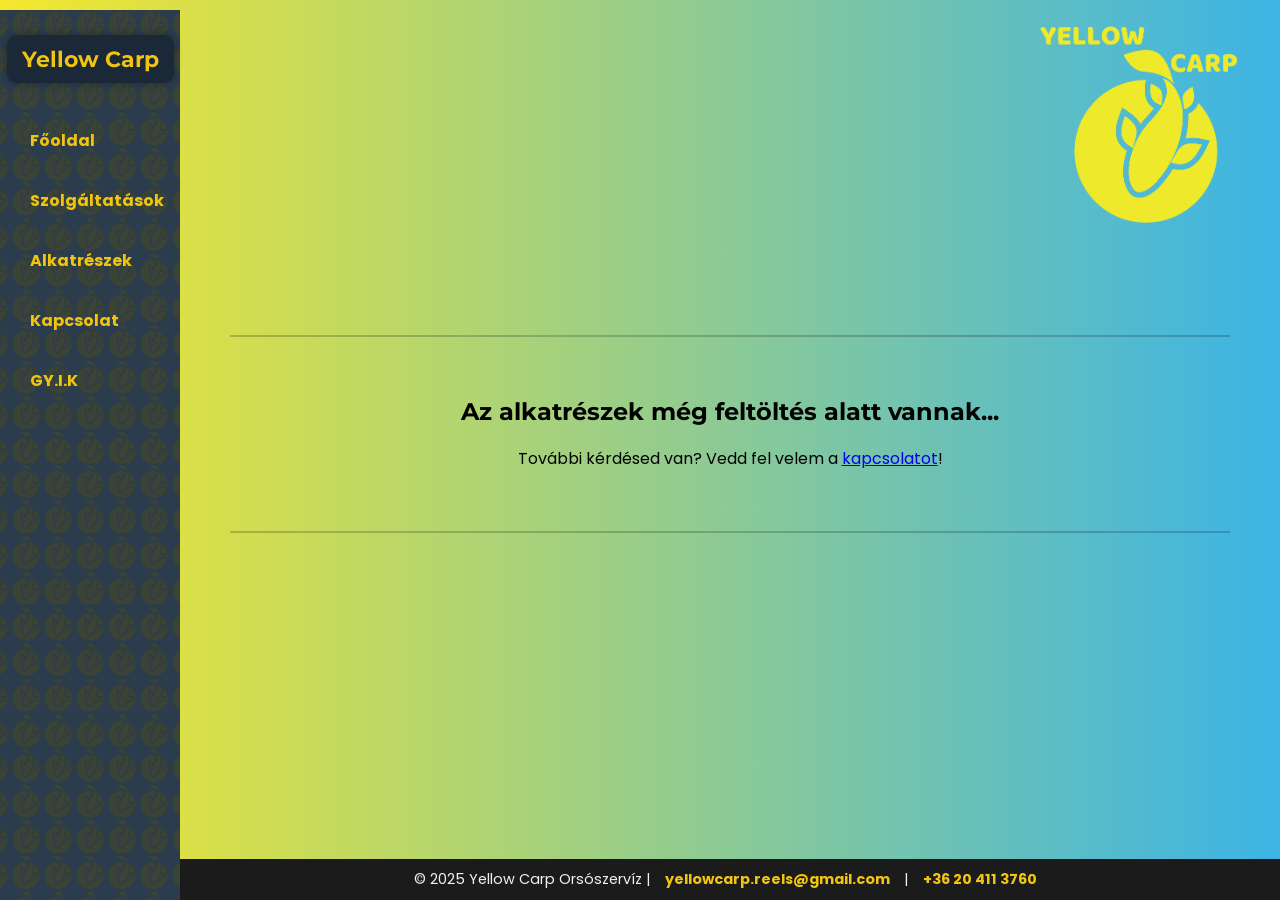
<file: alkatreszekfeltoltesalatt.html>
<!DOCTYPE html>
<html lang="hu">
<head>
  <meta charset="UTF-8">
  <meta name="viewport" content="width=device-width, initial-scale=1.0">
  <link href="https://fonts.googleapis.com/css2?family=Poppins:wght@400;600;700&display=swap" rel="stylesheet">
  <link href="https://fonts.googleapis.com/css2?family=Montserrat:wght@400;500;600;700&display=swap" rel="stylesheet">
  <title>Yellow Carp - Alkatrészek</title>
  <link rel="icon" type="image/png" href="/logo.png?v=2">
  <style>
    html, body {
      margin: 0;
      padding: 0;
      min-height: 100vh;
      display: flex;
      flex-direction: column;
      font-family: 'Poppins', sans-serif;
      background: linear-gradient(to right, #f5e72d, #3cb4e5);
      color: #000;
    }
	h1, h2, .sidebar h2 {
	  font-family: 'Montserrat', sans-serif;
	}

    .page-container {
      display: flex;
      flex: 1;
      min-height: 100vh;
    }

	.sidebar ul li a.active {
	  background-color: #3cb4e5;
	  color: #fff;
	  box-shadow: 0 0 10px rgba(0,0,0,0.3);
	  transform: scale(1.05);
	}

    .sidebar {
      position: fixed;
      top: 10px;
      left: 0;
      width: 180px;
      height: 100vh;
      color: #f1c40f;
      display: flex;
      flex-direction: column;
      align-items: center;
      padding-top: 10px;
      z-index: 1000;
      background-image: url('sav.png');
      background-repeat: repeat;
      background-size: 800px;
      background-position: center;
      transition: transform 0.3s ease;
    }

    .sidebar h2 {
      text-align: center;
      font-size: 1.4em;
      background-color: #1b2838;
      padding: 10px 15px;
      border-radius: 10px;
      margin: 15px 0 25px 0;
      color: #f1c40f;
      box-shadow: 0 0 8px rgba(0,0,0,0.3);
    }

    .sidebar ul {
      list-style: none;
      padding: 0;
      margin: 0;
      width: 100%;
    }

    .sidebar ul li a {
      color: #f1c40f;
      text-decoration: none;
      font-weight: bold;
      display: block;
      padding: 15px 20px;
      transition: all 0.3s ease;
      border-radius: 6px;
      margin: 5px 10px;
    }

    .sidebar ul li a:hover {
      background-color: #3cb4e5;
      color: #fff;
      transform: scale(1.05);
      box-shadow: 0 0 10px rgba(0,0,0,0.3);
    }

    .main-area {
      display: flex;
      flex-direction: column;
      flex: 1;
      margin-left: 180px;
    }

    .main-content {
      flex-grow: 1;
      padding: 50px;
      position: relative;
    }

    header h1 {
      font-size: 1.8em;
      margin-bottom: 100px;
	  text-align: center;
    }

    /* --- Keresőmező --- */
    .search-bar {
      margin-bottom: 30px;
      display: flex;
      justify-content: center;
    }
	
	
    .separator {
      margin: 60px 0;
      height: 2px;
      background: rgba(0,0,0,0.2);
    }

    .search-bar input {
      width: 60%;
      padding: 10px 15px;
      border-radius: 20px;
      border: 1px solid #999;
      font-size: 1em;
    }

    /* --- Alkatrész rács --- */
    .parts-grid {
      display: grid;
      grid-template-columns: repeat(auto-fit, minmax(220px, 1fr));
      gap: 20px;
    }

    .part-card {
      background-color: rgba(255,255,255,0.8);
      border-radius: 10px;
      padding: 15px;
      text-align: center;
      box-shadow: 0 0 8px rgba(0,0,0,0.2);
      transition: transform 0.2s;
      cursor: pointer;
    }

    .part-card:hover {
      transform: translateY(-5px);
    }

    .part-card img {
      width: 100%;
      height: 150px;
      object-fit: cover;
      border-radius: 8px;
      margin-bottom: 10px;
    }

    .part-name {
      font-weight: bold;
      font-size: 1.1em;
      margin-bottom: 5px;
    }

    .part-desc {
      font-size: 0.9em;
      color: #333;
      margin-bottom: 10px;
    }

    .stock {
      font-weight: bold;
      padding: 5px 10px;
      border-radius: 15px;
      display: inline-block;
      font-size: 0.9em;
    }

    .in-stock {
      background-color: #27ae60;
      color: #fff;
    }

    .out-stock {
      background-color: #e74c3c;
      color: #fff;
    }

    .bottom-bar {
      background-color: #1b1b1b;
      color: #f1f1f1;
      text-align: center;
      padding: 10px;
      font-size: 0.9em;
      margin-top: auto;
    }

    .bottom-bar a {
      color: #f1c40f;
      text-decoration: none;
      font-weight: bold;
      margin: 0 10px;
    }

    .bottom-bar a:hover {
      text-decoration: underline;
    }

    /* --- Modális ablak stílusa --- */
    .modal {
      display: none;
      position: fixed;
      z-index: 2000;
      left: 0;
      top: 0;
      width: 100%;
      height: 100%;
      background-color: rgba(0, 0, 0, 0.5);
      overflow: auto;
      padding-top: 10px;
    }

    .modal-content {
      background-color: #fff;
      margin: 5% auto;
      padding: 20px;
      border: 1px solid #888;
      width: 80%;
      border-radius: 10px;
      box-shadow: 0 0 20px rgba(0, 0, 0, 0.1);
      max-width: 600px;
    }

    .close {
      color: #aaa;
      float: right;
      font-size: 28px;
      font-weight: bold;
    }

    .close:hover,
    .close:focus {
      color: black;
      text-decoration: none;
      cursor: pointer;
    }
	
	.corner-logo {
      position: absolute;
      top: 0;
      right: 10px;
      width: 250px;
      height: auto;
      border: none;
      box-shadow: none;
      object-fit: contain;
	  background: none;
    }

    }
  </style>
  <link rel="stylesheet" href="mobilealkatreszek.css">
</head>
<body>
<div class="hamburger" id="hamburger">
  <span></span>
  <span></span>
  <span></span>
</div>
  <div class="page-container">
    <div class="sidebar" id="sidebar">
      <h2>Yellow Carp</h2>
      <ul>
        <li><a href="index.html">Főoldal</a></li>
        <li><a href="szolgaltatasok.html">Szolgáltatások</a></li>
        <li><a href="alkatresztablazat.html">Alkatrészek</a></li>
        <li><a href="kapcsolat.html">Kapcsolat</a></li>
		<li><a href="gyik.html">GY.I.K</a></li>
      </ul>
    </div>

    <div class="main-area">
      <div class="main-content">
		<img src="NagyLogo.png" alt="Yellow Carp logó" class="corner-logo">


		<br><br><br><br><br><br><br><br><br>
    <div class="separator"></div>
		<h2 style="text-align: center;">Az alkatrészek még feltöltés alatt vannak...</h2>
		<p style="text-align: center;">További kérdésed van? Vedd fel velem a <a href="kapcsolat.html">kapcsolatot</a>!
	<div class="separator"></div>


        <!-- Modális ablak -->
        <div id="myModal" class="modal">
          <div class="modal-content">
            <span class="close">&times;</span>
            <h2 id="modal-title"></h2>
            <p id="modal-desc"></p>
            <p id="modal-longdesc"></p>
          </div>
        </div>
      </div>

    <div class="bottom-bar">
      © 2025 Yellow Carp Orsószervíz |
      <a href="mailto:yellowcarp.reels@gmail.com">yellowcarp.reels@gmail.com</a> |
      <a href="tel:+36204113760">+36 20 411 3760</a>
    </div>
    </div>
  </div>

  <script>
    const searchInput = document.getElementById('searchInput');
    const partsGrid = document.getElementById('partsGrid');
    const partCards = partsGrid.getElementsByClassName('part-card');

    searchInput.addEventListener('keyup', () => {
      const filter = searchInput.value.toLowerCase();
      for (let card of partCards) {
        const name = card.querySelector('.part-name').textContent.toLowerCase();
        const desc = card.querySelector('.part-desc').textContent.toLowerCase();
        card.style.display = name.includes(filter) || desc.includes(filter) ? '' : 'none';
      }
    });

    // Modális ablak funkció
    const modal = document.getElementById('myModal');
    const closeModal = document.querySelector('.close');

    for (let card of partCards) {
      card.addEventListener('click', () => {
        const title = card.querySelector('.part-name').textContent;
        const desc = card.querySelector('.part-desc').textContent;
        const longdesc = card.dataset.longdesc || desc;

        document.getElementById('modal-title').textContent = title;
        document.getElementById('modal-desc').textContent = desc;
        document.getElementById('modal-longdesc').textContent = longdesc;

        modal.style.display = "block";
      });
    }

    closeModal.addEventListener('click', () => {
      modal.style.display = "none";
    });

    window.addEventListener('click', (event) => {
      if (event.target === modal) {
        modal.style.display = "none";
      }
    });
	
	const hamburger = document.getElementById("hamburger");
	const sidebar = document.getElementById("sidebar");

	hamburger.addEventListener("click", () => {
	  sidebar.classList.toggle("active");
	});
  </script>
  
<script>
document.addEventListener("DOMContentLoaded", function() {
  const currentPage = window.location.pathname.split("/").pop();
  const menuLinks = document.querySelectorAll(".sidebar a");

  menuLinks.forEach(link => {
    const linkPage = link.getAttribute("href");

    if (linkPage === currentPage || 
        (currentPage === "" && linkPage === "index.html")) {
      link.classList.add("active");
    }
  });
});
</script>
</body>
</html>
</file>
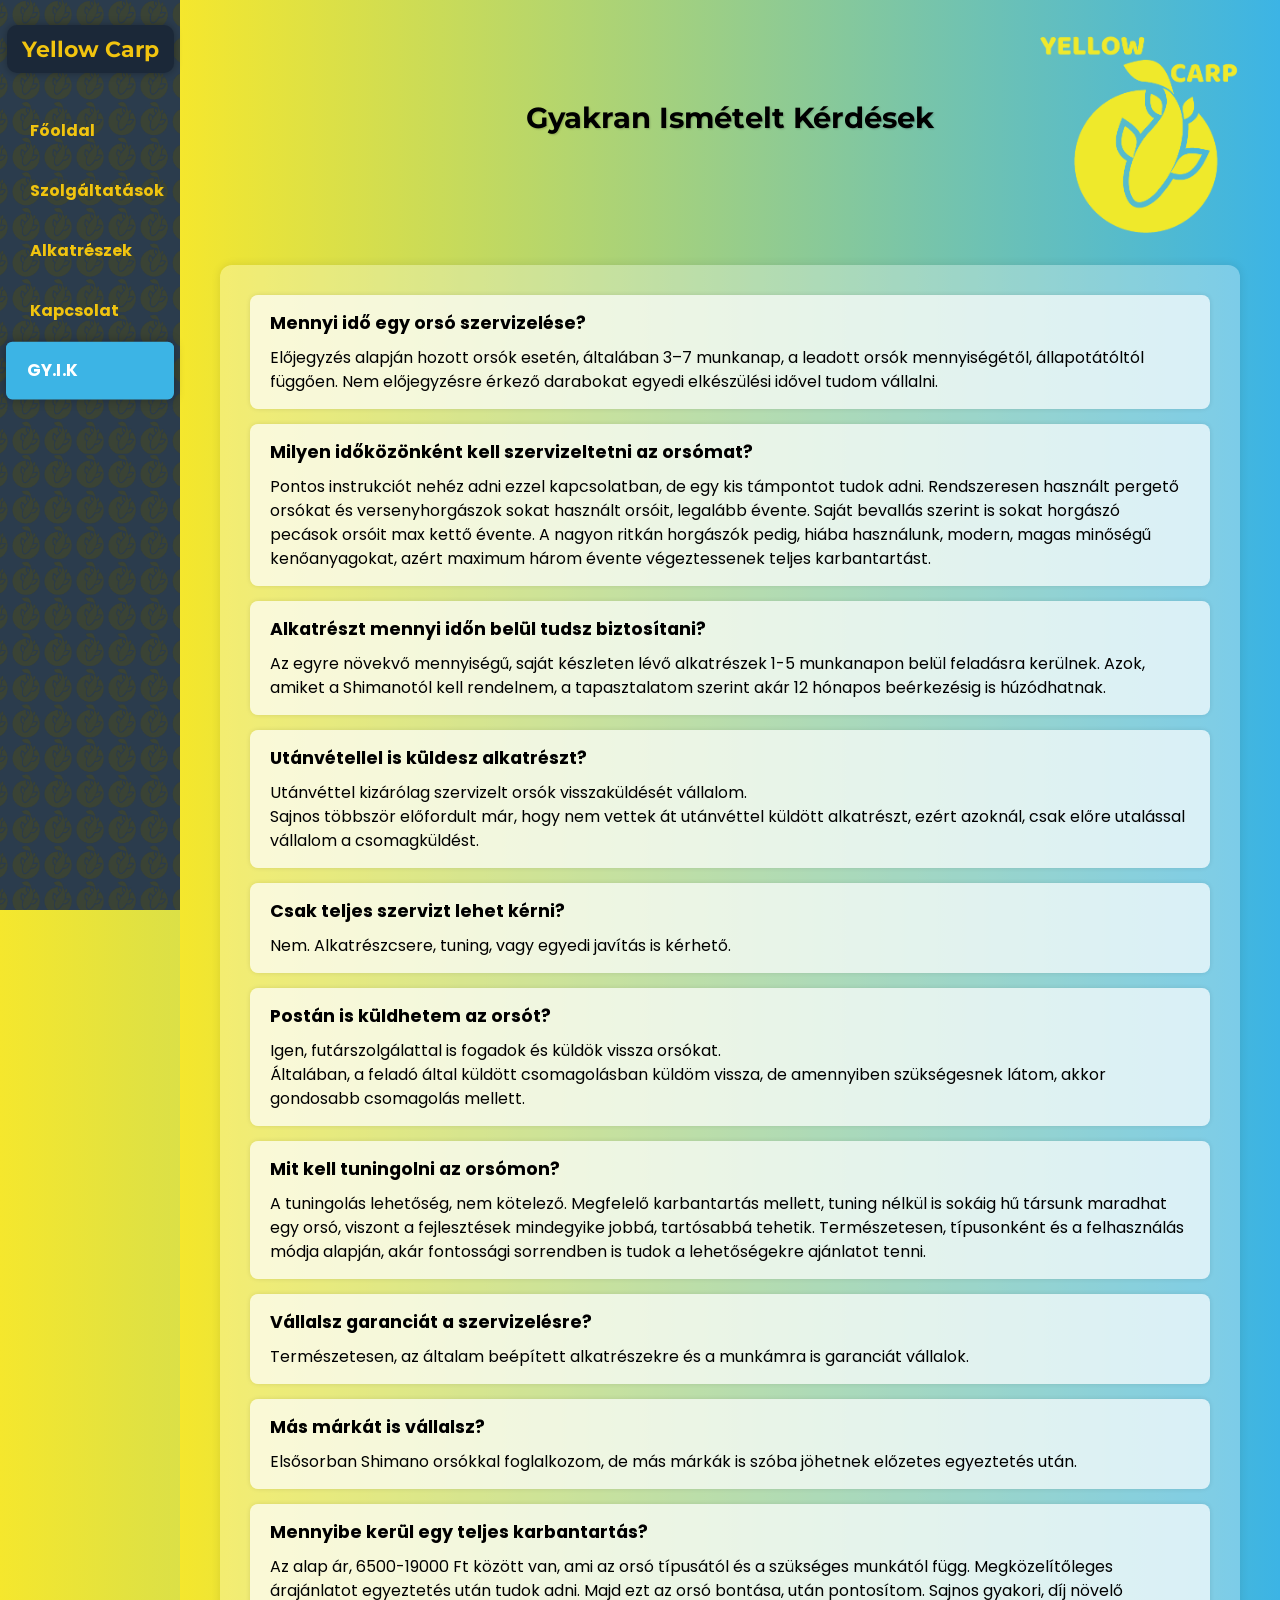
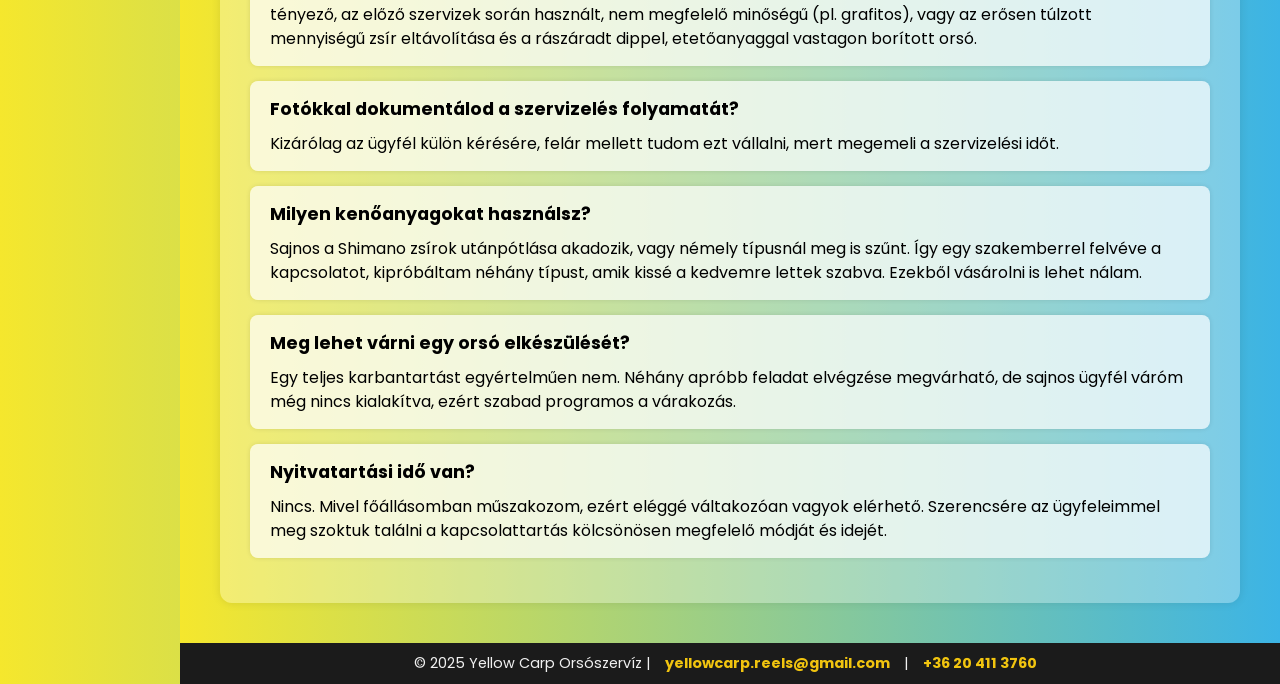
<file: gyik.html>
<!DOCTYPE html>
<html lang="hu">
<head>
  <meta charset="UTF-8">
  <meta name="viewport" content="width=device-width, initial-scale=1.0">
  <link href="https://fonts.googleapis.com/css2?family=Poppins:wght@400;600;700&display=swap" rel="stylesheet">
  <link href="https://fonts.googleapis.com/css2?family=Montserrat:wght@400;500;600;700&display=swap" rel="stylesheet">
  <title>Yellow Carp - GY.I.K</title>
  <link rel="icon" type="image/png" href="/logo.png?v=2">

  <style>
    html, body {
      margin: 0;
      padding: 0;
      min-height: 100vh;
      display: flex;
      flex-direction: column;
      font-family: 'Poppins', sans-serif;
      background: linear-gradient(to right, #f5e72d, #3cb4e5);
      color: #000;
    }
	h1, h2, .sidebar h2 {
	  font-family: 'Montserrat', sans-serif;
	}

    .page-container {
      display: flex;
      flex: 1;
    }
	
    .corner-logo {
      position: absolute;
      top: 0px;
      right: 10px;
      width: 250px;
      height: auto;
      border: none;
      box-shadow: none;
      object-fit: contain;
      background: none;
    }

	.sidebar ul li a.active {
	  background-color: #3cb4e5;
	  color: #fff;
	  box-shadow: 0 0 10px rgba(0,0,0,0.3);
	  transform: scale(1.05);
	}
	
    .sidebar {
      position: fixed;
      top: 0;
      left: 0;
      width: 180px;
      height: 100vh;
      color: #f1c40f;
      display: flex;
      flex-direction: column;
      align-items: center;
      padding-top: 10px;
      z-index: 1000;
      background-image: url('sav.png');
      background-repeat: repeat;
      background-size: 800px;
      background-position: center;
    }

    .sidebar h2 {
      text-align: center;
      font-size: 1.4em;
      background-color: #1b2838;
      padding: 10px 15px;
      border-radius: 10px;
      margin: 15px 0 25px 0;
      color: #f1c40f;
      box-shadow: 0 0 8px rgba(0,0,0,0.3);
    }

    .sidebar ul {
      list-style: none;
      padding: 0;
      margin: 0;
      width: 100%;
    }

    .sidebar ul li {
      width: 100%;
      text-align: left;
    }

    .sidebar ul li a {
      color: #f1c40f;
      text-decoration: none;
      font-weight: bold;
      display: block;
      padding: 15px 20px;
      transition: all 0.3s ease;
      border-radius: 6px;
      margin: 5px 10px;
    }

    .sidebar ul li a:hover {
      background-color: #3cb4e5;
      color: #fff;
      transform: scale(1.05);
      box-shadow: 0 0 10px rgba(0,0,0,0.3);
    }

    /* --- Hamburger --- */
    .hamburger {
      display: none;
      position: fixed;
      top: 15px;
      left: 15px;
      width: 30px;
      height: 25px;
      flex-direction: column;
      justify-content: space-between;
      cursor: pointer;
      z-index: 2000;
    }

    .hamburger span {
      height: 4px;
      background-color: #f1c40f;
      border-radius: 2px;
    }

    .main-area {
      display: flex;
      flex-direction: column;
      flex: 1;
      margin-left: 180px;
      background: linear-gradient(to right, #f5e72d, #3cb4e5);
    }

    .main-content {
      flex-grow: 1;
      padding: 40px;
      display: flex;
      flex-direction: column;
      position: relative;
      margin-top: 10px; /* ez tolja lejjebb a tartalmat a logó alatt */
    }

    header h1 {
      font-size: 1.8em;
      color: #000;
      margin-bottom: 130px;
      text-shadow: 1px 1px 2px rgba(0,0,0,0.2);
	  text-align: center;
	  margin-top: 50px;
    }

    /* --- GYIK --- */
    .faq-section {
      background-color: rgba(255,255,255,0.3);
      padding: 30px;
      border-radius: 12px;
      box-shadow: 0 0 10px rgba(0,0,0,0.1);
    }

    .faq-item {
      background-color: rgba(255,255,255,0.7);
      border-radius: 8px;
      padding: 15px 20px;
      margin-bottom: 15px;
      box-shadow: 0 0 5px rgba(0,0,0,0.1);
    }

    .faq-item h3 {
      margin: 0 0 10px 0;
      font-size: 1.1em;
      color: #000;
    }

    .faq-item p {
      margin: 0;
      font-size: 1em;
      line-height: 1.5;
    }

    .bottom-bar {
      background-color: #1b1b1b;
      color: #f1f1f1;
      text-align: center;
      padding: 10px;
      font-size: 0.9em;
      width: auto;
      margin-top: auto;
    }

    .bottom-bar a {
      color: #f1c40f;
      text-decoration: none;
      font-weight: bold;
      margin: 0 10px;
    }

    .bottom-bar a:hover {
      text-decoration: underline;
    }

    }
  </style>
    <link rel="stylesheet" href="mobileindex.css">
</head>

<body>

<div class="hamburger" id="hamburger">
  <span></span>
  <span></span>
  <span></span>
</div>

<div class="page-container">
  <div class="sidebar" id="sidebar">
    <h2>Yellow Carp</h2>
    <ul>
      <li><a href="index.html">Főoldal</a></li>
      <li><a href="szolgaltatasok.html">Szolgáltatások</a></li>
      <li><a href="alkatresztablazat.html">Alkatrészek</a></li>
      <li><a href="kapcsolat.html">Kapcsolat</a></li>
      <li><a href="gyik.html">GY.I.K</a></li>
    </ul>
  </div>

  <div class="main-area">
    <div class="main-content">
      <header>
        <h1>Gyakran Ismételt Kérdések</h1>
      </header>
		<img src="NagyLogo.png" alt="Yellow Carp logó" class="corner-logo">
      <section class="faq-section">

        <div class="faq-item">
          <h3>Mennyi idő egy orsó szervizelése?</h3>
          <p>Előjegyzés alapján hozott orsók esetén, általában 3–7 munkanap, a leadott orsók mennyiségétől, állapotátóltól függően. Nem előjegyzésre érkező darabokat egyedi elkészülési idővel tudom vállalni.</p>
        </div>

        <div class="faq-item">
          <h3>Milyen időközönként kell szervizeltetni az orsómat?</h3>
          <p>Pontos instrukciót nehéz adni ezzel kapcsolatban, de egy kis támpontot tudok adni. Rendszeresen használt pergető orsókat és versenyhorgászok sokat használt orsóit, legalább évente. Saját bevallás szerint is sokat horgászó pecások orsóit max kettő évente. A nagyon ritkán horgászók pedig, hiába használunk, modern, magas minőségű kenőanyagokat, azért maximum három évente végeztessenek teljes karbantartást.</p>
        </div>

        <div class="faq-item">
          <h3>Alkatrészt mennyi időn belül tudsz biztosítani?</h3>
          <p>Az egyre növekvő mennyiségű, saját készleten lévő alkatrészek 1-5 munkanapon belül feladásra kerülnek. Azok, amiket a Shimanotól kell rendelnem, a tapasztalatom szerint akár 12 hónapos beérkezésig is húzódhatnak.</p>
        </div>

        <div class="faq-item">
          <h3>Utánvétellel is küldesz alkatrészt?</h3>
          <p>Utánvéttel kizárólag szervizelt orsók visszaküldését vállalom.
		  <br>Sajnos többször előfordult már, hogy nem vettek át utánvéttel küldött alkatrészt, ezért azoknál, csak előre utalással vállalom a csomagküldést.</p>
        </div>

        <div class="faq-item">
          <h3>Csak teljes szervizt lehet kérni?</h3>
          <p>Nem. Alkatrészcsere, tuning, vagy egyedi javítás is kérhető.</p>
        </div>
		<div class="faq-item">
          <h3>Postán is küldhetem az orsót?</h3>
          <p>Igen, futárszolgálattal is fogadok és küldök vissza orsókat.
			<br>Általában, a feladó által küldött csomagolásban küldöm vissza, de amennyiben szükségesnek látom, akkor gondosabb csomagolás mellett.</p>
        </div>
		<div class="faq-item">
          <h3>Mit kell tuningolni az orsómon?</h3>
          <p>A tuningolás lehetőség, nem kötelező. Megfelelő karbantartás mellett, tuning nélkül is sokáig hű társunk maradhat egy orsó, viszont a fejlesztések mindegyike jobbá, tartósabbá tehetik. Természetesen, típusonként és a felhasználás módja alapján, akár fontossági sorrendben is tudok a lehetőségekre ajánlatot tenni.</p>
        </div>
		<div class="faq-item">
          <h3>Vállalsz garanciát a szervizelésre?</h3>
          <p>Természetesen, az általam beépített alkatrészekre és a munkámra is garanciát vállalok.</p>
        </div>
		<div class="faq-item">
          <h3>Más márkát is vállalsz?</h3>
          <p>Elsősorban Shimano orsókkal foglalkozom, de más márkák is szóba jöhetnek előzetes egyeztetés után.</p>
        </div>
		<div class="faq-item">
          <h3>Mennyibe kerül egy teljes karbantartás?</h3>
          <p>Az alap ár, 6500-19000 Ft között van, ami az orsó típusától és a szükséges munkától függ. Megközelítőleges árajánlatot egyeztetés után tudok adni. Majd ezt az orsó bontása, után pontosítom. Sajnos gyakori, díj növelő tényező, az előző szervizek során használt, nem megfelelő minőségű (pl. grafitos), vagy az erősen túlzott mennyiségű zsír eltávolítása és a rászáradt dippel, etetőanyaggal vastagon borított orsó.</p>
        </div>
		<div class="faq-item">
          <h3>Fotókkal dokumentálod a szervizelés folyamatát?</h3>
          <p>Kizárólag az ügyfél külön kérésére, felár mellett tudom ezt vállalni, mert megemeli a szervizelési időt.</p>
        </div>
		<div class="faq-item">
          <h3>Milyen kenőanyagokat használsz?</h3>
          <p>Sajnos a Shimano zsírok utánpótlása akadozik, vagy némely típusnál meg is szűnt. Így egy szakemberrel felvéve a kapcsolatot, kipróbáltam néhány típust, amik kissé a kedvemre lettek szabva. Ezekből vásárolni is lehet nálam.</p>
        </div>
		<div class="faq-item">
          <h3>Meg lehet várni egy orsó elkészülését?</h3>
          <p>Egy teljes karbantartást egyértelműen nem. Néhány apróbb feladat elvégzése megvárható, de sajnos ügyfél váróm még nincs kialakítva, ezért szabad programos a várakozás.</p>
        </div>
		<div class="faq-item">
          <h3>Nyitvatartási idő van?</h3>
          <p>Nincs. Mivel főállásomban műszakozom, ezért eléggé váltakozóan vagyok elérhető. Szerencsére az ügyfeleimmel meg szoktuk találni a kapcsolattartás kölcsönösen megfelelő módját és idejét.</p>
        </div>
      </section>
    </div>

    <div class="bottom-bar">
      © 2025 Yellow Carp Orsószervíz |
      <a href="mailto:yellowcarp.reels@gmail.com">yellowcarp.reels@gmail.com</a> |
      <a href="tel:+36204113760">+36 20 411 3760</a>
    </div>
  </div>
</div>

<script>
  const hamburger = document.getElementById('hamburger');
  const sidebar = document.getElementById('sidebar');

  hamburger.addEventListener('click', () => {
    sidebar.classList.toggle('active');
  });
</script>
<script>
document.addEventListener("DOMContentLoaded", function() {
  const currentPage = window.location.pathname.split("/").pop();
  const menuLinks = document.querySelectorAll(".sidebar a");

  menuLinks.forEach(link => {
    const linkPage = link.getAttribute("href");

    if (linkPage === currentPage || 
        (currentPage === "" && linkPage === "index.html")) {
      link.classList.add("active");
    }
  });
});
</script>

</body>
</html>
</file>
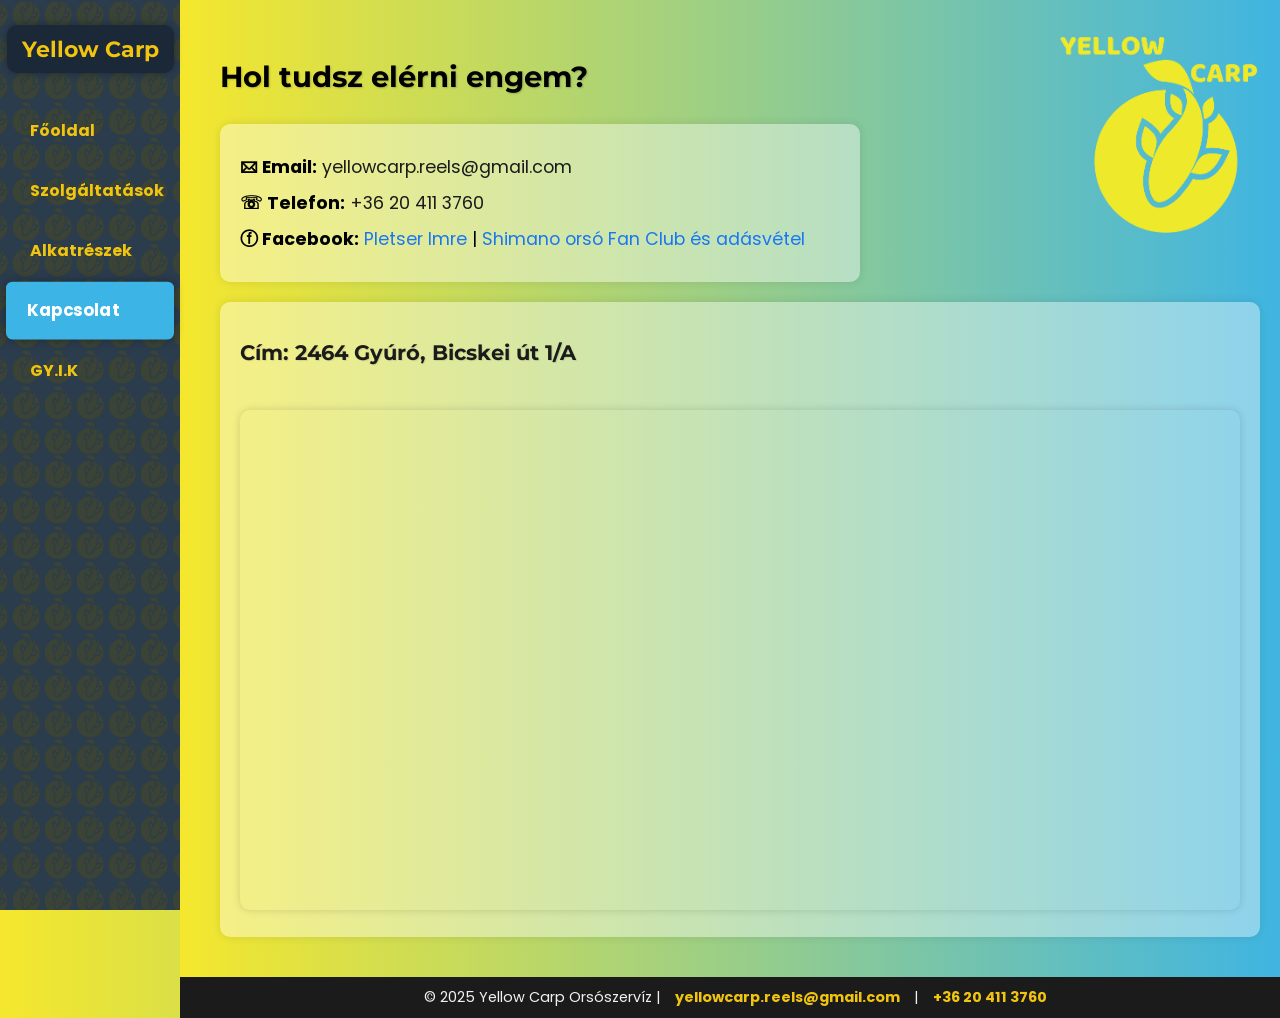
<file: kapcsolat.html>
<!DOCTYPE html>
<html lang="hu">
<head>
  <meta charset="UTF-8">
  <meta name="viewport" content="width=device-width, initial-scale=1.0">
  <link href="https://fonts.googleapis.com/css2?family=Poppins:wght@400;600;700&display=swap" rel="stylesheet">
  <link href="https://fonts.googleapis.com/css2?family=Montserrat:wght@400;500;600;700&display=swap" rel="stylesheet">
  <title>Yellow Carp - Kapcsolat</title>
  <link rel="icon" type="image/png" href="/logo.png?v=2">
  <style>
    html, body {
      margin: 0;
      padding: 0;
      min-height: 100vh;
      display: flex;
      flex-direction: column;
      font-family: 'Poppins', sans-serif;
      background: linear-gradient(to right, #f5e72d, #3cb4e5);
      color: #000;
    }
	h1, h2, .sidebar h2 {
	  font-family: 'Montserrat', sans-serif;
	}

    .page-container {
      display: flex;
      flex: 1;
      min-height: 100vh;
    }

	.sidebar ul li a.active {
	  background-color: #3cb4e5;
	  color: #fff;
	  box-shadow: 0 0 10px rgba(0,0,0,0.3);
	  transform: scale(1.05);
	}
	
    .sidebar {
      position: fixed;
      top: 0;
      left: 0;
      width: 180px;
      height: 100vh;
      color: #f1c40f;
      display: flex;
      flex-direction: column;
      align-items: center;
      padding-top: 10px;
      z-index: 1000;
      background-image: url('sav.png');
      background-repeat: repeat;
      background-size: 800px;
      background-position: center;
    }

    .sidebar h2 {
      text-align: center;
      font-size: 1.4em;
      background-color: #1b2838;
      padding: 10px 15px;
      border-radius: 10px;
      margin: 15px 0 25px 0;
      color: #f1c40f;
      box-shadow: 0 0 8px rgba(0,0,0,0.3);
    }

    .sidebar ul {
      list-style: none;
      padding: 0;
      margin: 0;
      width: 100%;
    }

    .sidebar ul li {
      width: 100%;
      text-align: left;
    }

    .sidebar ul li a {
      color: #f1c40f;
      text-decoration: none;
      font-weight: bold;
      display: block;
      padding: 15px 20px;
      transition: all 0.3s ease;
      border-radius: 6px;
      margin: 5px 10px;
    }

    .sidebar ul li a:hover {
      background-color: #3cb4e5;
      color: #fff;
      transform: scale(1.05);
      box-shadow: 0 0 10px rgba(0,0,0,0.3);
    }

    .main-area {
      display: flex;
      flex-direction: column;
      flex: 1;
      margin-left: 180px;
      background: linear-gradient(to right, #f5e72d, #3cb4e5);
    }

    .main-content {
      flex-grow: 1;
      padding: 40px;
      display: flex;
      flex-direction: column;
      position: relative;
    }

    header h1 {
      font-size: 1.8em;
      color: #000;
      margin-bottom: 30px;
      text-shadow: 1px 1px 2px rgba(0,0,0,0.2);
    }

    .corner-logo {
      position: absolute;
      top: 10px;
      right: 10px;
      width: 250px;
      height: auto;
      border: none;
      box-shadow: none;
      object-fit: contain;
      background: none;
    }

    .contact-info {
      background-color: rgba(255, 255, 255, 0.4);
      padding: 20px;
      border-radius: 10px;
      box-shadow: 0 0 10px rgba(0,0,0,0.1);
      max-width: 600px;
    }

    .contact-info p {
      font-size: 1.1em;
      margin: 10px 0;
    }

    .contact-info a {
      color: #1b1b1b;
      text-decoration: none;
      font-weight: normal;
    }

    .contact-info a:hover {
      color: #3cb4e5;
    }

    iframe {
      margin-top: 30px;
      border-radius: 10px;
      border: none;
      box-shadow: 0 0 10px rgba(0,0,0,0.2);
      width: 100%;
      height: 300px;
    }

    .bottom-bar {
      background-color: #1b1b1b;
      color: #f1f1f1;
      text-align: center;
      padding: 10px;
      font-size: 0.9em;
      width: auto;
      margin-top: auto;
    }

    .bottom-bar a {
      color: #f1c40f;
      text-decoration: none;
      font-weight: bold;
      margin: 0 10px;
    }

    .bottom-bar a:hover {
      text-decoration: underline;
    }

    .map-container {
      background-color: rgba(255, 255, 255, 0.4);
      padding: 20px;
      border-radius: 10px;
      box-shadow: 0 0 10px rgba(0,0,0,0.1);
      width: 1000px;
      margin-top: 20px;
      text-align: left;
    }

    .map-container h2 {
      font-size: 1.3em;
      margin-bottom: 15px;
      color: #1b1b1b;
      text-shadow: 1px 1px 1px rgba(0,0,0,0.1);
    }

    .map-container iframe {
      width: 100%;
      height: 500px;
      border: none;
      border-radius: 10px;
      box-shadow: 0 0 8px rgba(0,0,0,0.15);
    }


    }
  </style>
    <link rel="stylesheet" href="mobilegyik.css">
</head>
<body>

<div class="hamburger" id="hamburger">
  <span></span>
  <span></span>
  <span></span>
</div>
  <div class="page-container">
    <div class="sidebar" id="sidebar">
      <h2>Yellow Carp</h2>
      <ul>
        <li><a href="index.html">Főoldal</a></li>
        <li><a href="szolgaltatasok.html">Szolgáltatások</a></li>
        <li><a href="alkatresztablazat.html">Alkatrészek</a></li>
        <li><a href="kapcsolat.html">Kapcsolat</a></li>
		<li><a href="gyik.html">GY.I.K</a></li>
      </ul>
    </div>

    <div class="main-area">
      <div class="main-content">
        <header>
          <h1>Hol tudsz elérni engem?</h1>
        </header>
        
		<img src="NagyLogo.png" alt="Yellow Carp logó" class="corner-logo">

        <div class="contact-info">
          <p><strong>🖂 Email:</strong> <a href="mailto:yellowcarp.reels@gmail.com">yellowcarp.reels@gmail.com</a></p>
          <p><strong>☏ Telefon:</strong> <a href="tel:+36204113760">+36 20 411 3760</a></p>
		  <p><strong>ⓕ Facebook:</strong> <a style="color: #1877f2;" href= "https://www.facebook.com/profile.php?id=100080998879646&locale=hu_HU">Pletser Imre</a> | <a style="color: #1877f2;" href="https://www.facebook.com/groups/228934489091153?locale=hu_HU">Shimano orsó Fan Club és adásvétel</a>
        </div>

        <div class="map-container">
          <h2>Cím: 2464 Gyúró, Bicskei út 1/A</h2>
          <iframe src="https://www.google.com/maps/embed?pb=!1m18!1m12!1m3!1d675.5169729722827!2d18.74080955417937!3d47.37159338549459!2m3!1f0!2f0!3f0!3m2!1i1024!2i768!4f13.1!3m3!1m2!1s0x476a09683f4d2eed%3A0x88a87c498137fe20!2sYellow%20Carp%20ors%C3%B3szerviz!5e0!3m2!1shu!2shu!4v1762366693689!5m2!1shu!2shu"></iframe>
        </div>
      </div>

    <div class="bottom-bar">
      © 2025 Yellow Carp Orsószervíz |
      <a href="mailto:yellowcarp.reels@gmail.com">yellowcarp.reels@gmail.com</a> |
      <a href="tel:+36204113760">+36 20 411 3760</a>
    </div>
    </div>
  </div>
  
  
  
  <script>
const hamburger = document.getElementById("hamburger");
const sidebar = document.getElementById("sidebar");

hamburger.addEventListener("click", () => {
  sidebar.classList.toggle("active");
});
</script>

<script>
document.addEventListener("DOMContentLoaded", function() {
  const currentPage = window.location.pathname.split("/").pop();
  const menuLinks = document.querySelectorAll(".sidebar a");

  menuLinks.forEach(link => {
    const linkPage = link.getAttribute("href");

    if (linkPage === currentPage || 
        (currentPage === "" && linkPage === "index.html")) {
      link.classList.add("active");
    }
  });
});
</script>
</body>
</html>
</file>
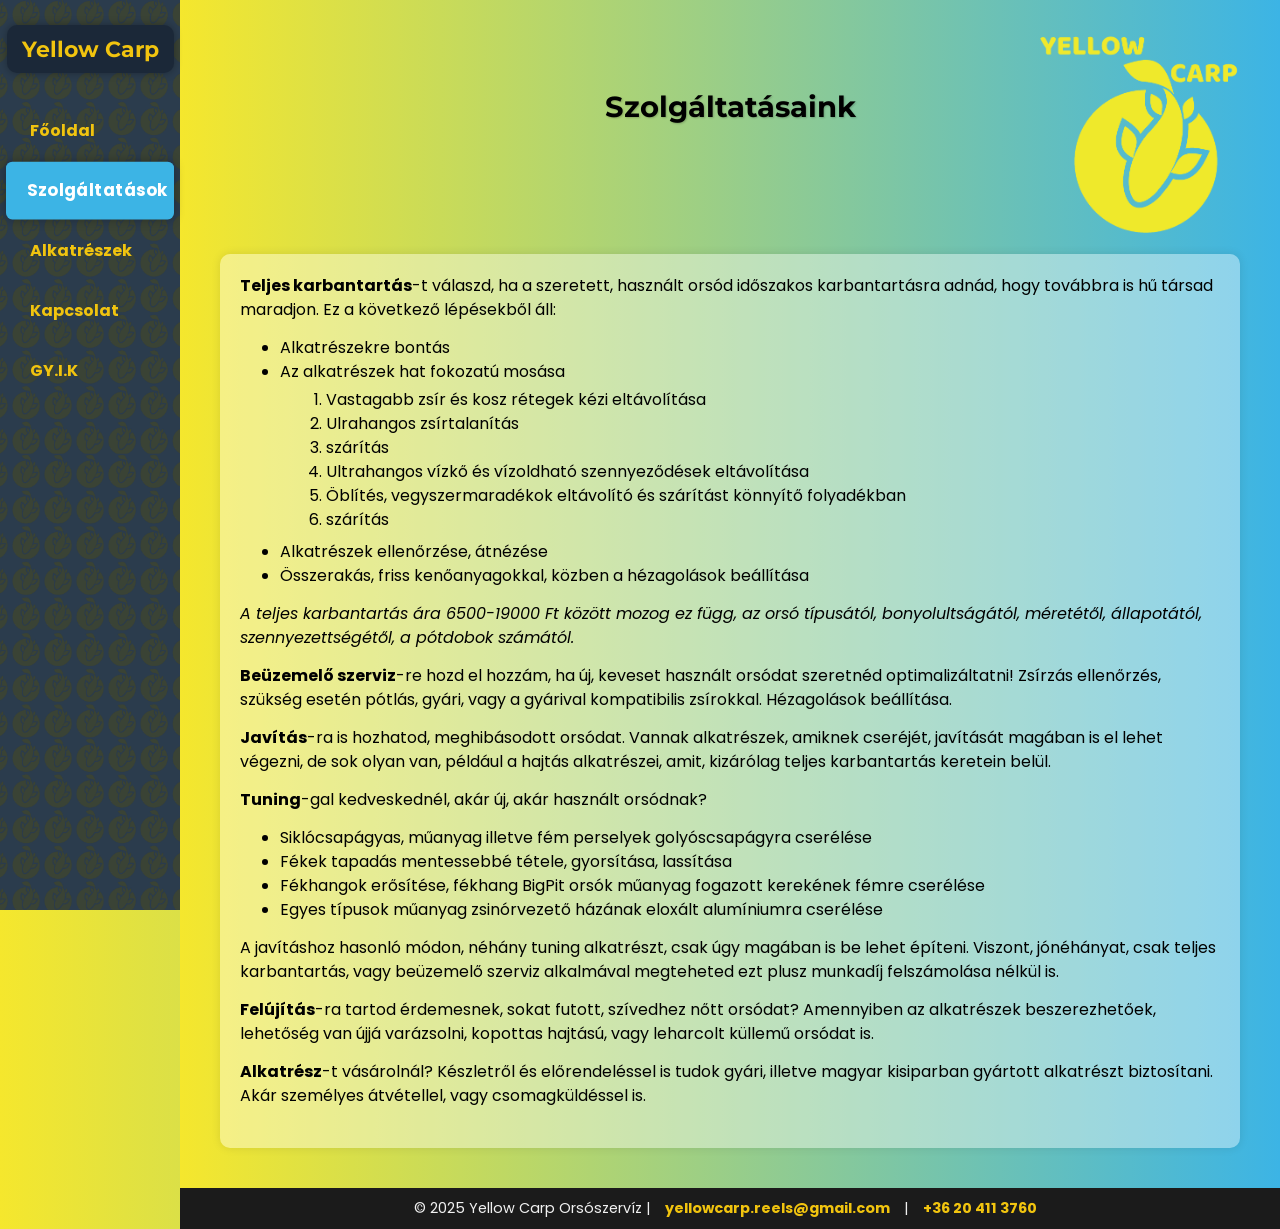
<file: szolgaltatasok.html>
<!DOCTYPE html>
<html lang="hu">
<head>
  <meta charset="UTF-8">
  <meta name="viewport" content="width=device-width, initial-scale=1.0">
  <link href="https://fonts.googleapis.com/css2?family=Poppins:wght@400;600;700&display=swap" rel="stylesheet">
  <link href="https://fonts.googleapis.com/css2?family=Montserrat:wght@400;500;600;700&display=swap" rel="stylesheet">
  <title>Yellow Carp - Szolgáltatások</title>
  <link rel="icon" type="image/png" href="/logo.png?v=2">
  <style>
    html, body {
      margin: 0;
      padding: 0;
      min-height: 100vh;
      display: flex;
      flex-direction: column;
      font-family: 'Poppins', sans-serif;
      background: linear-gradient(to right, #f5e72d, #3cb4e5);
      color: #000;
    }

    h1, h2, .sidebar h2 {
      font-family: 'Montserrat', sans-serif;
    }

    .page-container {
      display: flex;
      flex: 1;
      min-height: 100vh;
    }

    .sidebar ul li a.active {
      background-color: #3cb4e5;
      color: #fff;
      box-shadow: 0 0 10px rgba(0,0,0,0.3);
      transform: scale(1.05);
    }

    .sidebar {
      position: fixed;
      top: 0;
      left: 0;
      width: 180px;
      height: 100vh;
      color: #f1c40f;
      display: flex;
      flex-direction: column;
      align-items: center;
      padding-top: 10px;
      z-index: 1000;
      background-image: url('sav.png');
      background-repeat: repeat;
      background-size: 800px;
      background-position: center;
    }

    .sidebar h2 {
      text-align: center;
      font-size: 1.4em;
      background-color: #1b2838;
      padding: 10px 15px;
      border-radius: 10px;
      margin: 15px 0 25px 0;
      color: #f1c40f;
      box-shadow: 0 0 8px rgba(0,0,0,0.3);
    }

    .sidebar ul {
      list-style: none;
      padding: 0;
      margin: 0;
      width: 100%;
    }

    .sidebar ul li {
      width: 100%;
      text-align: left;
    }

    .sidebar ul li a {
      color: #f1c40f;
      text-decoration: none;
      font-weight: bold;
      display: block;
      padding: 15px 20px;
      transition: all 0.3s ease;
      border-radius: 6px;
      margin: 5px 10px;
    }

    .sidebar ul li a:hover {
      background-color: #3cb4e5;
      color: #fff;
      transform: scale(1.05);
      box-shadow: 0 0 10px rgba(0,0,0,0.3);
    }

    .main-area {
      display: flex;
      flex-direction: column;
      flex: 1;
      margin-left: 180px;
      background: linear-gradient(to right, #f5e72d, #3cb4e5);
    }

    .main-content {
      flex-grow: 1;
      padding: 40px;
      display: flex;
      flex-direction: column;
      position: relative;
      margin-top: 30px; /* ez tolja lejjebb a tartalmat a logó alatt */
    }

    header h1 {
      font-size: 1.8em;
      color: #000;
      margin-bottom: 130px;
      text-shadow: 1px 1px 2px rgba(0,0,0,0.2);
      text-align: center;
    }

    .corner-logo {
      position: absolute;
      top: 10px;
      right: 10px;
      width: 250px;
      height: auto;
      border: none;
      box-shadow: none;
      object-fit: contain;
      background: none;
    }

    .service-list {
      background-color: rgba(255,255,255,0.4);
      border-radius: 10px;
      padding: 20px;
      box-shadow: 0 0 10px rgba(0,0,0,0.1);
      font-family: 'Poppins', sans-serif;
      font-size: 1em;
      line-height: 1.5;
    }

    .service-item {
      margin-bottom: 20px;
    }

    .service-item h3 {
      color: #1b2838;
      margin-bottom: 5px;
    }

    .service-item p {
      margin: 0 0 14px 0;
      font-size: 1em;
    }

    .service-list strong {
      font-weight: 700;
    }

    .service-list ul,
    .service-list ol {
      margin: 0 0 14px 22px;
      padding-left: 18px;
      font-size: 1em;
    }

    .service-list ol {
      margin-top: 4px;
      margin-bottom: 8px;
      padding-left: 24px;
    }

    .bottom-bar {
      background-color: #1b1b1b;
      color: #f1f1f1;
      text-align: center;
      padding: 10px;
      font-size: 0.9em;
      width: auto;
      margin-top: auto;
    }

    .bottom-bar a {
      color: #f1c40f;
      text-decoration: none;
      font-weight: bold;
      margin: 0 10px;
    }

    .bottom-bar a:hover {
      text-decoration: underline;
    }
  </style>
  <link rel="stylesheet" href="mobileszolgaltatasok.css">
</head>
<body>
<div class="hamburger" id="hamburger">
  <span></span>
  <span></span>
  <span></span>
</div>

  <div class="page-container">
    <div class="sidebar" id="sidebar">
      <h2>Yellow Carp</h2>
      <ul>
        <li><a href="index.html">Főoldal</a></li>
        <li><a href="szolgaltatasok.html">Szolgáltatások</a></li>
        <li><a href="alkatresztablazat.html">Alkatrészek</a></li>
        <li><a href="kapcsolat.html">Kapcsolat</a></li>
        <li><a href="gyik.html">GY.I.K</a></li>
      </ul>
    </div>

    <div class="main-area">
      <img src="NagyLogo.png" alt="Yellow Carp logó" class="corner-logo">

      <div class="main-content">
        <header>
          <h1>Szolgáltatásaink</h1>
        </header>

        <div class="service-list">
          <div class="service-item">
            <p><strong>Teljes karbantartás</strong>-t válaszd, ha a szeretett, használt orsód időszakos karbantartásra adnád, hogy továbbra is hű társad maradjon. Ez a következő lépésekből áll:</p>

            <ul>
              <li>Alkatrészekre bontás</li>
              <li>
                Az alkatrészek hat fokozatú mosása
                <ol>
                  <li>Vastagabb zsír és kosz rétegek kézi eltávolítása</li>
                  <li>Ulrahangos zsírtalanítás</li>
                  <li>szárítás</li>
                  <li>Ultrahangos vízkő és vízoldható szennyeződések eltávolítása</li>
                  <li>Öblítés, vegyszermaradékok eltávolító és szárítást könnyítő folyadékban</li>
                  <li>szárítás</li>
                </ol>
              </li>
              <li>Alkatrészek ellenőrzése, átnézése</li>
              <li>Összerakás, friss kenőanyagokkal, közben a hézagolások beállítása</li>
            </ul>

            <p style="font-style: italic;">A teljes karbantartás ára 6500-19000 Ft között mozog ez függ, az orsó típusától, bonyolultságától, méretétől, állapotától, szennyezettségétől, a pótdobok számától.</p>

            <p><strong>Beüzemelő szerviz</strong>-re hozd el hozzám, ha új, keveset használt orsódat szeretnéd optimalizáltatni! Zsírzás ellenőrzés, szükség esetén pótlás, gyári, vagy a gyárival kompatibilis zsírokkal. Hézagolások beállítása.</p>

            <p><strong>Javítás</strong>-ra is hozhatod, meghibásodott orsódat. Vannak alkatrészek, amiknek cseréjét, javítását magában is el lehet végezni, de sok olyan van, például a hajtás alkatrészei, amit, kizárólag teljes karbantartás keretein belül.</p>

            <p><strong>Tuning</strong>-gal kedveskednél, akár új, akár használt orsódnak?</p>

            <ul>
              <li>Siklócsapágyas, műanyag illetve fém perselyek golyóscsapágyra cserélése</li>
              <li>Fékek tapadás mentessebbé tétele, gyorsítása, lassítása</li>
              <li>Fékhangok erősítése, fékhang BigPit orsók műanyag fogazott kerekének fémre cserélése</li>
              <li>Egyes típusok műanyag zsinórvezető házának eloxált alumíniumra cserélése</li>
            </ul>

            <p>A javításhoz hasonló módon, néhány tuning alkatrészt, csak úgy magában is be lehet építeni. Viszont, jónéhányat, csak teljes karbantartás, vagy beüzemelő szerviz alkalmával megteheted ezt plusz munkadíj felszámolása nélkül is.</p>

            <p><strong>Felújítás</strong>-ra tartod érdemesnek, sokat futott, szívedhez nőtt orsódat? Amennyiben az alkatrészek beszerezhetőek, lehetőség van újjá varázsolni, kopottas hajtású, vagy leharcolt küllemű orsódat is.</p>

            <p><strong>Alkatrész</strong>-t vásárolnál? Készletről és előrendeléssel is tudok gyári, illetve magyar kisiparban gyártott alkatrészt biztosítani. Akár személyes átvétellel, vagy csomagküldéssel is.</p>
          </div>
        </div>
      </div>

      <div class="bottom-bar">
        © 2025 Yellow Carp Orsószervíz |
        <a href="mailto:yellowcarp.reels@gmail.com">yellowcarp.reels@gmail.com</a> |
        <a href="tel:+36204113760">+36 20 411 3760</a>
      </div>
    </div>
  </div>

  <script>
    const hamburger = document.getElementById("hamburger");
    const sidebar = document.getElementById("sidebar");

    hamburger.addEventListener("click", () => {
      sidebar.classList.toggle("active");
    });
  </script>
  <script>
    document.addEventListener("DOMContentLoaded", function() {
      const currentPage = window.location.pathname.split("/").pop();
      const menuLinks = document.querySelectorAll(".sidebar a");

      menuLinks.forEach(link => {
        const linkPage = link.getAttribute("href");

        if (linkPage === currentPage ||
            (currentPage === "" && linkPage === "index.html")) {
          link.classList.add("active");
        }
      });
    });
  </script>
</body>
</html>
</file>
<file: mobilealkatreszek.css>
/* MOBILE ALKATRÉSZEK */

@media (max-width: 768px) {

  /* HAMBURGER */
  .hamburger {
    display: flex;
    position: fixed;
    top: 15px;
    left: 15px;
    width: 30px;
    height: 25px;
    flex-direction: column;
    justify-content: space-between;
    cursor: pointer;
    z-index: 2000;
  }

  .hamburger span {
    height: 4px;
    background-color: #f1c40f;
    border-radius: 2px;
  }

  /* SIDEBAR – INDEX MINTA */
  .sidebar {
    position: fixed;
    top: 0;
    left: 0;
    transform: translateX(-100%);
    transition: transform 0.3s ease;
    width: 180px;
    height: 100vh;
    z-index: 1000;

    background-image: url('sav.png');
    background-repeat: repeat;
    background-size: 800px;
    background-position: center;
  }

  .sidebar.active {
    transform: translateX(0);
  }

  /* MAIN */
  .main-area {
    margin-left: 0;
  }

  .main-content {
    padding: 20px;
    position: relative;
  }

  /* HEADER */
  header h1 {
    font-size: 1.5em;
    margin-top: 0;
    margin-bottom: 40px;
    text-align: center;
  }

  /* LOGÓ */
  .corner-logo {
    position: absolute;
    top: 120px;
    right: 15px;
    width: 110px;
  }

  /* KERESŐ */
  .search-bar input {
    width: 100%;
    font-size: 0.95em;
  }

  /* GRID */
  .parts-grid {
    grid-template-columns: 1fr;
    gap: 15px;
  }

  .part-card img {
    height: 160px;
  }

  .part-name {
    font-size: 1em;
  }

  .part-desc {
    font-size: 0.9em;
  }

  .bottom-bar {
    font-size: 0.85em;
    padding: 8px;
  }
}

/* 480px */
@media (max-width: 480px) {

  header h1 {
    font-size: 1.3em;
  }

  .corner-logo {
    width: 90px;
    top: 110px;
  }

  .part-card img {
    height: 140px;
  }
}
</file>
<file: mobileindex.css>
/* MOBILEINDEX.CSS */

/* Alap mobil beállítások */
@media (max-width: 768px) {

  /* Logó mobilra - a tartalom jobb felső sarkában */
.corner-logo {
    position: absolute;
    top: 120px;       /* a cím alatt */
    right: 20px;      /* majdnem a képernyő szélén */
    width: 125px;
    height: auto;
    z-index: 10;
  }
  
  header.hero {
    position: relative;
  }

  /* Hamburger megjelenítése */
  .hamburger {
    display: flex;
    position: fixed;           /* hamburger mindig látszik */
    top: 15px;
    left: 15px;
    flex-direction: column;
    justify-content: space-between;
    width: 30px;
    height: 25px;
    cursor: pointer;
    z-index: 2000;
  }

  .hamburger span {
    height: 4px;
    background: #f1c40f;
    border-radius: 2px;
    width: 100%;
  }

  /* Sidebar mobilra */
  .sidebar {
    position: fixed;
    top: 0;
    left: 0;
    transform: translateX(-100%);
    transition: transform 0.3s ease;
    width: 180px;
    height: 100vh;
    z-index: 1000;
  }

  .sidebar.active {
    transform: translateX(0);
  }

  /* Main content margin levétele */
  .main-area {
    margin-left: 0;
  }

  /* Content wrapper mobilon */
  .content-wrapper {
    display: flex;
    flex-direction: column;
    gap: 20px;
    margin: 0 15px;
  }

  /* Intro-text Rólam rész */
  .intro-text {
    max-width: 100%;
    font-size: 1em;
    line-height: 1.5em;
  }

  /* Post grid reszponzív */
  .posts-grid {
    display: grid;
    grid-template-columns: 1fr;
    gap: 15px;
  }

  /* Post-card mobilon */
  .post-card {
    min-height: auto;
  }

  .post-image {
    height: 150px;
  }

  .post-card h3 {
    font-size: 1.1em;
  }

  .post-card p {
    font-size: 0.9em;
    -webkit-line-clamp: 4;
  }

  /* Modal mobilon */
  .modal-content {
    max-height: 80vh; /* görgethető a hosszú tartalom */
    overflow-y: auto;
    padding: 20px;
    margin: 10vh auto;
    width: 90%;
  }

  /* Footer mobilon */
  .bottom-bar {
    font-size: 0.85em;
    padding: 8px;
  }
}

/* Extra kisebb eszközre, 480px alatt */
@media (max-width: 480px) {

  /* Logó kisebb képernyőre */
  .corner-logo {
    width: 100px;
    height: auto;
    align-self: flex-end; /* flex konténerben jobbra */
    margin: 15px 0;
  }

  .post-image {
    height: 120px;
  }

  .post-card p {
    -webkit-line-clamp: 3;
  }

  .hamburger {
    top: 10px;
    left: 10px;
    width: 25px;
    height: 20px;
  }

  .hamburger span {
    height: 3px;
  }

  .intro-text h3 {
    font-size: 1.1em;
  }
}
</file>
<file: mobilegyik.css>
/* MOBILEGYIK.CSS */

/* Alap mobil beállítások */
@media (max-width: 768px) {

  /* Logó mobilra */
  .corner-logo {
    position: absolute;
    top: 120px;  /* a header alatt */
    right: 20px;
    width: 125px;
    height: auto;
    z-index: 10;
  }

  /* Hamburger megjelenítése */
  .hamburger {
    display: flex;
    position: fixed;           
    top: 15px;
    left: 15px;
    flex-direction: column;
    justify-content: space-between;
    width: 30px;
    height: 25px;
    cursor: pointer;
    z-index: 2000;
  }

  .hamburger span {
    height: 4px;
    background: #f1c40f;
    border-radius: 2px;
    width: 100%;
  }

  /* Sidebar mobilra */
  .sidebar {
    position: fixed;
    top: 0;
    left: 0;
    transform: translateX(-100%);
    transition: transform 0.3s ease;
    width: 180px;
    height: 100vh;
    background-color: #1b2838;
    z-index: 1000;
    flex-direction: column;
    padding-top: 20px;
  }

  .sidebar h2 {
    text-align: center;
    font-size: 1.4em;
    margin-bottom: 20px;
    color: #f1c40f;
  }

  .sidebar ul {
    list-style: none;
    padding: 0;
    margin: 0;
    width: 100%;
  }

  .sidebar ul li a {
    display: block;
    padding: 12px 20px;
    margin: 5px 0;
    text-decoration: none;
    color: #f1c40f;
    font-weight: bold;
    border-radius: 6px;
    transition: all 0.3s ease;
  }

  .sidebar ul li a:hover {
    background-color: #3cb4e5;
    color: #fff;
    transform: scale(1.05);
  }

  .sidebar.active {
    transform: translateX(0);
  }

  /* Main content margin levétele */
  .main-area {
    margin-left: 0;
    padding: 0 15px;
  }

  /* Kontakt info és térkép mobilon */
  .contact-info {
    margin-top: 20px;
    font-size: 0.95em;
    line-height: 1.5em;
  }

  .contact-info p {
    margin-bottom: 10px;
  }

  .map-container {
    margin-top: 20px;
  }

  .map-container iframe {
    width: 100%;
    height: 300px;
    border: none;
    border-radius: 12px;
  }

  /* Footer mobilon */
  .bottom-bar {
    font-size: 0.85em;
    padding: 8px;
    text-align: center;
  }
}

/* Extra kisebb eszközre, 480px alatt */
@media (max-width: 480px) {

  .corner-logo {
    width: 100px;
    top: 100px;
    right: 15px;
  }

  .hamburger {
    top: 10px;
    left: 10px;
    width: 25px;
    height: 20px;
  }

  .hamburger span {
    height: 3px;
  }

  .contact-info {
    font-size: 0.9em;
  }

  .map-container iframe {
    height: 220px;
  }
}
</file>
<file: mobileszolgaltatasok.css>
/* mobileszolgaltatasok.css */

@media (max-width: 768px) {

  /* LOGÓ */
  .corner-logo {
    position: absolute;
    top: 120px;
    right: 20px;
    width: 125px;
    height: auto;
    z-index: 10;
  }

  header {
    position: relative;
  }

  /* HAMBURGER – ugyanaz mint index */
  .hamburger {
    display: flex;
    position: fixed;
    top: 15px;
    left: 15px;
    flex-direction: column;
    justify-content: space-between;
    width: 30px;
    height: 25px;
    cursor: pointer;
    z-index: 2000;
  }

  .hamburger span {
    height: 4px;
    background: #f1c40f;
    border-radius: 2px;
    width: 100%;
  }

  /* SIDEBAR – INDEX MINTA */
  .sidebar {
    position: fixed;
    top: 0;
    left: 0;
    transform: translateX(-100%);
    transition: transform 0.3s ease;
    width: 180px;
    height: 100vh;
    z-index: 1000;

    background-image: url('sav.png');
    background-repeat: repeat;
    background-size: 800px;
    background-position: center;
  }

  .sidebar.active {
    transform: translateX(0);
  }

  /* MAIN */
  .main-area {
    margin-left: 0;
  }

  .main-content {
    display: flex;
    flex-direction: column;
    gap: 20px;
    margin: 0 15px;
    padding-top: 20px;
    position: relative;
  }

  /* HEADER */
  header h1 {
    font-size: 1.5em;
    text-align: center;
    margin-top: 0;
    margin-bottom: 20px;
  }

  /* LISTA */
  .service-list {
    display: flex;
    flex-direction: column;
    gap: 15px;
    background-color: rgba(255,255,255,0.4);
    border-radius: 10px;
    padding: 15px;
  }

  .service-item h3 {
    font-size: 1.1em;
  }

  .service-item p {
    font-size: 0.95em;
  }

  .bottom-bar {
    font-size: 0.85em;
    padding: 8px;
    width: 100vw;
    text-align: center;
  }
}

/* 480px */
@media (max-width: 480px) {
  .corner-logo {
    width: 100px;
  }
}
</file>
